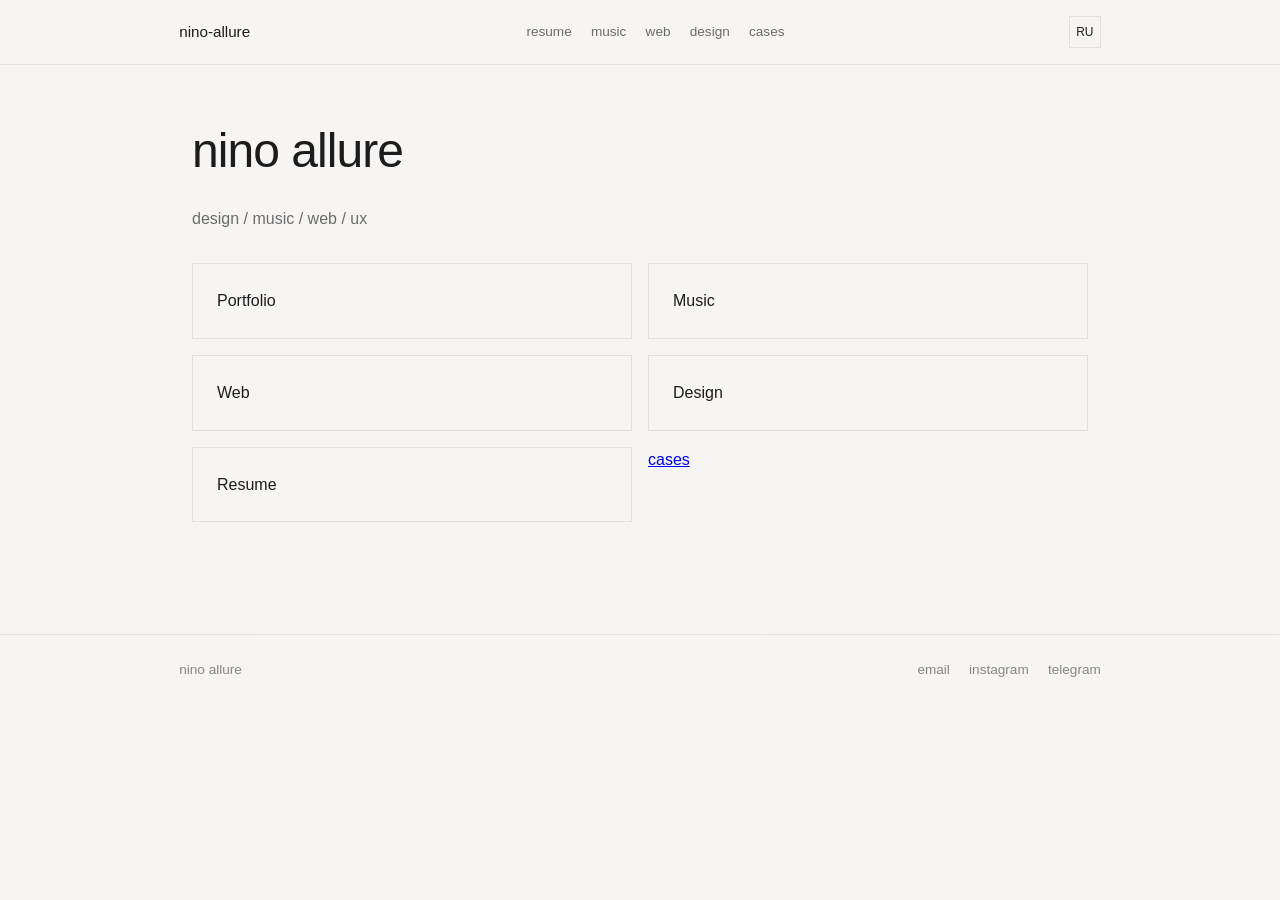
<file: index.html>
<!DOCTYPE html>
<html lang="en">

<head>
    <meta charset="UTF-8">
    <meta name="viewport" content="width=device-width, initial-scale=1">

    <title>Nino Allure - Design, Music, Web</title>

    <meta name="description" content="Portfolio of Anton Markov - design, interfaces, web and electronic music.">

    <meta name="robots" content="index, follow">
    <link rel="canonical" href="https://ninoallure.com/">

    <meta property="og:title" content="Nino Allure">
    <meta property="og:description" content="Design / Music / Web">
    <meta property="og:type" content="website">
    <meta property="og:url" content="https://ninoallure.com/">
    <meta property="og:image" content="https://ninoallure.com/img/preview.jpg">

    <link rel="icon" href="favicon.png">

    <link rel="preconnect" href="https://fonts.googleapis.com">
    <link rel="dns-prefetch" href="https://www.instagram.com">
    <link rel="dns-prefetch" href="https://t.me">

    <link rel="stylesheet" href="styles/base.css">
    <link rel="stylesheet" href="styles/nav.css">
    <link rel="stylesheet" href="styles/index.css">

    <meta name="yandex-verification" content="715d489b83ed9f4b" />
</head>

<body>

    <nav class="nav">
        <div class="nav-inner">
            <a href="index.html" class="nav-logo">nino-allure</a>
            <div class="nav-links">
                <a href="resume.html" data-i18n="nav-resume">resume</a>
                <a href="ninoallure.html" data-i18n="nav-music">music</a>
                <a href="uiux.html" data-i18n="nav-web">web</a>
                <a href="design.html" data-i18n="nav-design">design</a>
                <a href="cases.html" data-i18n="nav-cases">cases</a>
            </div>
            <button class="theme-toggle" id="langToggle">RU</button>
        </div>
    </nav>

    <main class="container home">

        <h1 data-i18n="home-title">nino allure</h1>
        <p class="subtitle" data-i18n="home-subtitle">design / music / web / ux</p>

        <div class="grid">
            <a href="portfolio.html" class="card" data-i18n="home-portfolio">Portfolio</a>
            <a href="ninoallure.html" class="card" data-i18n="home-music">Music</a>
            <a href="uiux.html" class="card" data-i18n="home-web">Web</a>
            <a href="design.html" class="card" data-i18n="home-design">Design</a>
            <a href="resume.html" class="card" data-i18n="home-resume">Resume</a>
            <a href="cases.html" data-i18n="nav-cases">cases</a>
        </div>

    </main>

    <footer class="footer">

        <div class="footer-inner">

            <div class="footer-left">
                <p class="footer-name">nino allure</p>
            </div>

            <div class="footer-right">

                <a href="mailto:kxzuy@vk.com" class="footer-link">
                    email
                </a>

                <a href="https://www.instagram.com/ninoallure" target="_blank" class="footer-link">
                    instagram
                </a>

                <a href="https://t.me/ninoallure" target="_blank" class="footer-link">
                    telegram
                </a>
            </div>

        </div>

    </footer>

    <script src="js/scroll.js" defer></script>
    <script src="js/transitions.js" defer></script>
    <script src="js/theme.js" defer></script>
    <script src="js/lang.js" defer></script>
    <script src="js/analytics.js" defer></script>

</body>

</html>
</file>
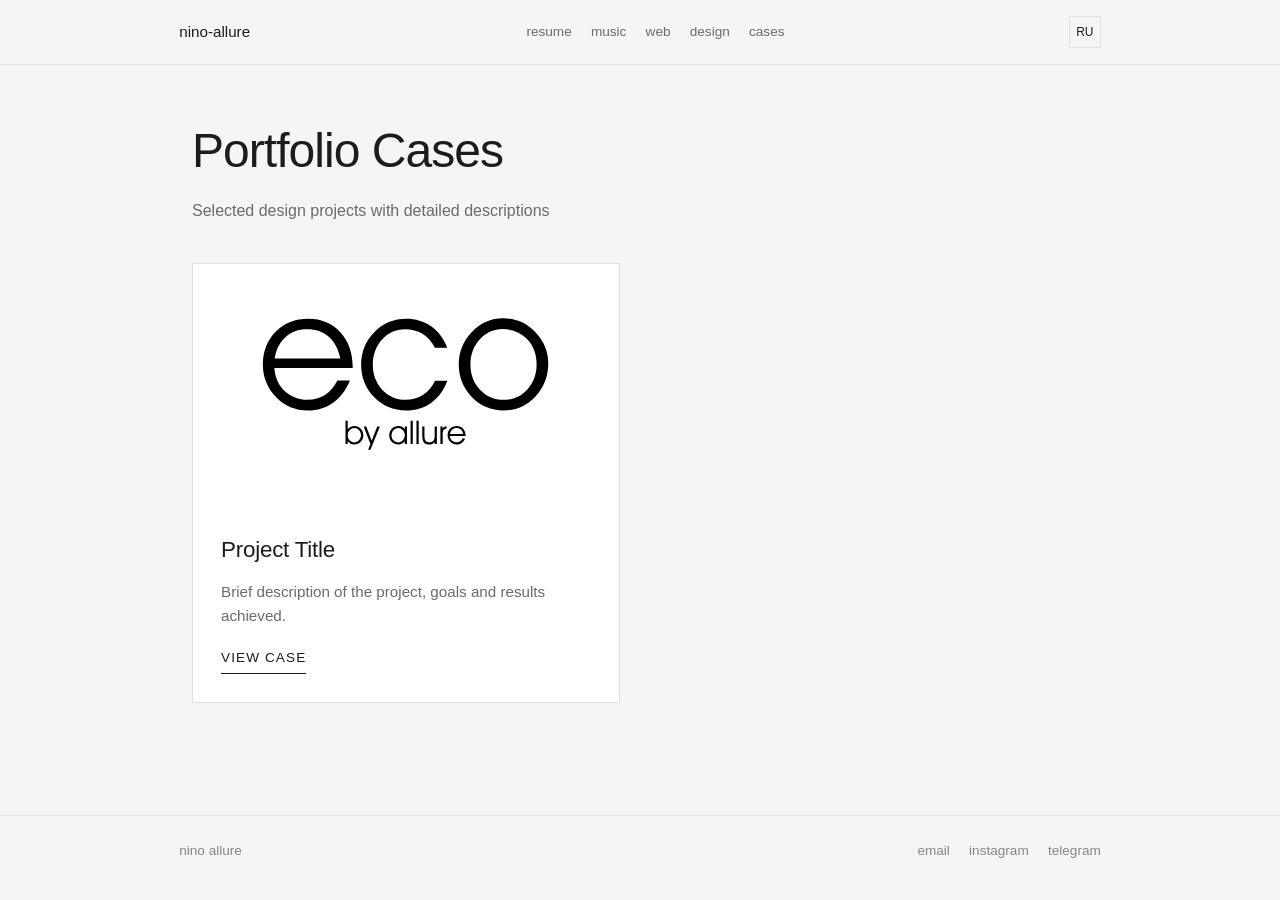
<file: cases.html>
<!DOCTYPE html>
<html lang="en">

<head>
    <meta charset="UTF-8">
    <meta name="viewport" content="width=device-width, initial-scale=1">

    <title>Nino Allure - Portfolio Cases</title>

    <meta name="description" content="Portfolio cases by Anton Markov - design projects with detailed descriptions.">

    <meta name="robots" content="index, follow">
    <link rel="canonical" href="https://ninoallure.com/portfolio.html">

    <meta property="og:title" content="Nino Allure - Portfolio">
    <meta property="og:description" content="Portfolio Cases">
    <meta property="og:type" content="website">
    <meta property="og:url" content="https://ninoallure.com/portfolio.html">
    <meta property="og:image" content="https://ninoallure.com/img/preview.jpg">

    <link rel="icon" href="favicon.png">

    <link rel="preconnect" href="https://fonts.googleapis.com">
    <link rel="dns-prefetch" href="https://www.instagram.com">
    <link rel="dns-prefetch" href="https://t.me">

    <link rel="stylesheet" href="styles/base.css">
    <link rel="stylesheet" href="styles/nav.css">
    <link rel="stylesheet" href="styles/portfolio.css">

    <meta name="yandex-verification" content="715d489b83ed9f4b" />
</head>

<body>

    <nav class="nav">
        <div class="nav-inner">
            <a href="index.html" class="nav-logo">nino-allure</a>
            <div class="nav-links">
                <a href="resume.html" data-i18n="nav-resume">resume</a>
                <a href="ninoallure.html" data-i18n="nav-music">music</a>
                <a href="uiux.html" data-i18n="nav-web">web</a>
                <a href="design.html" data-i18n="nav-design">design</a>
                <a href="cases.html" data-i18n="nav-cases">cases</a>
            </div>
            <button class="theme-toggle" id="langToggle">RU</button>
        </div>
    </nav>

    <main class="container portfolio">

        <h1 data-i18n="portfolio-title">Portfolio Cases</h1>
        <p class="subtitle" data-i18n="portfolio-subtitle">Selected design projects with detailed descriptions</p>

        <div class="cases-grid">
            
            <a href="#" class="case-card fade-in">
                <div class="case-image">
                    <img src="img/eco.svg" alt="Clothing brand" loading="lazy" width="1600" height="900">
                </div>
                <div class="case-content">
                    <h3 data-i18n="case-1-title">eco by allure</h3>
                    <p data-i18n="case-1-desc">How i created brand and website.</p>
                    <span class="case-link" data-i18n="case-view">View Case</span>
                </div>
            </a>

            <!-- <a href="#" class="case-card fade-in">
                <div class="case-image">
                    <img src="img/bootstrap.png" alt="Bootstrap Layout Case" loading="lazy" width="1600" height="900">
                </div>
                <div class="case-content">
                    <h3 data-i18n="case-2-title">Project Title</h3>
                    <p data-i18n="case-2-desc">Brief description of the project, goals and results achieved.</p>
                    <span class="case-link" data-i18n="case-view">View Case</span>
                </div>
            </a>

            <a href="#" class="case-card fade-in">
                <div class="case-image">
                    <img src="img/trip1.png" alt="Travel Insurance Case" loading="lazy" width="1600" height="900">
                </div>
                <div class="case-content">
                    <h3 data-i18n="case-3-title">Project Title</h3>
                    <p data-i18n="case-3-desc">Brief description of the project, goals and results achieved.</p>
                    <span class="case-link" data-i18n="case-view">View Case</span>
                </div>
            </a>

            <a href="#" class="case-card fade-in">
                <div class="case-image">
                    <img src="img/spotify1.png" alt="Spotify Redesign Case" loading="lazy" width="1600" height="900">
                </div>
                <div class="case-content">
                    <h3 data-i18n="case-4-title">Project Title</h3>
                    <p data-i18n="case-4-desc">Brief description of the project, goals and results achieved.</p>
                    <span class="case-link" data-i18n="case-view">View Case</span>
                </div>
            </a> -->

        </div>

    </main>

    <footer class="footer">

        <div class="footer-inner">

            <div class="footer-left">
                <p class="footer-name">nino allure</p>
            </div>

            <div class="footer-right">

                <a href="mailto:kxzuy@vk.com" class="footer-link">
                    email
                </a>

                <a href="https://www.instagram.com/ninoallure" target="_blank" class="footer-link">
                    instagram
                </a>

                <a href="https://t.me/ninoallure" target="_blank" class="footer-link">
                    telegram
                </a>
            </div>

        </div>

    </footer>

    <script src="js/scroll.js" defer></script>
    <script src="js/transitions.js" defer></script>
    <script src="js/theme.js" defer></script>
    <script src="js/lang.js" defer></script>
    <script src="js/analytics.js" defer></script>

</body>

</html>
</file>
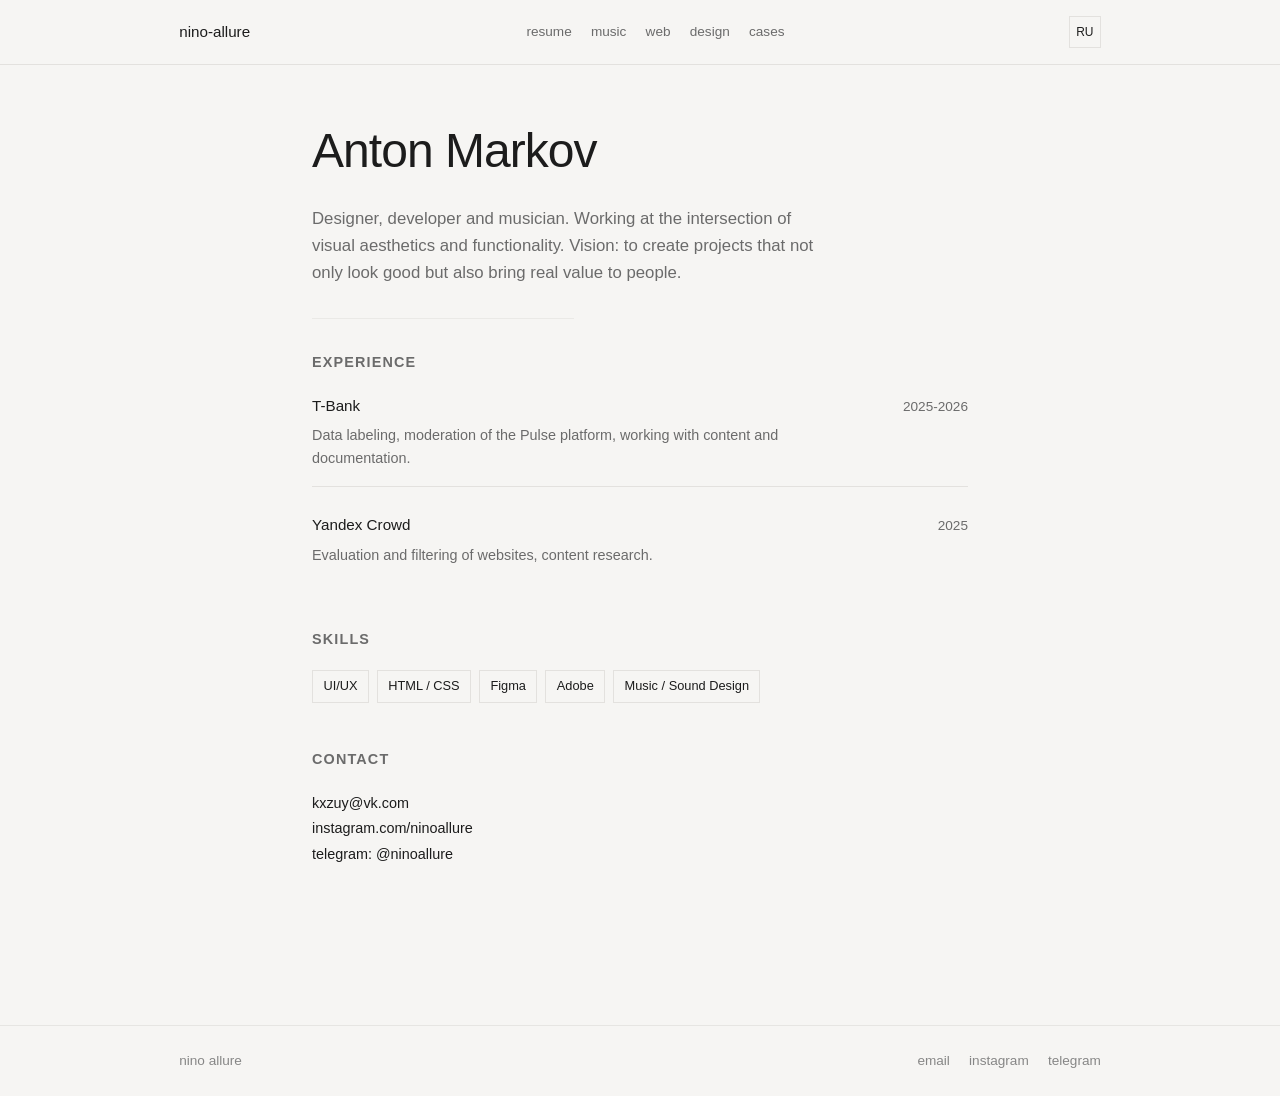
<file: resume.html>
<!DOCTYPE html>
<html lang="en">

<head>
    <meta charset="UTF-8">
    <meta name="viewport" content="width=device-width, initial-scale=1">

    <title>Resume - Nino Allure</title>
    <meta name="description" content="Resume of Anton Markov - designer, developer, musician">

    <link rel="icon" href="favicon.png">

    <link rel="stylesheet" href="styles/base.css">
    <link rel="stylesheet" href="styles/nav.css">
    <link rel="stylesheet" href="styles/resume.css">

    <link rel="icon" href="favicon.png">
</head>

<body>

    <nav class="nav">
        <div class="nav-inner">
            <a href="index.html" class="nav-logo">nino-allure</a>
            <div class="nav-links">
                <a href="resume.html" data-i18n="nav-resume">resume</a>
                <a href="ninoallure.html" data-i18n="nav-music">music</a>
                <a href="uiux.html" data-i18n="nav-web">web</a>
                <a href="design.html" data-i18n="nav-design">design</a>
                <a href="cases.html" data-i18n="nav-cases">cases</a>
            </div>
            <button class="theme-toggle" id="langToggle">RU</button>
        </div>
    </nav>

    <main class="container resume">

        <section class="resume-hero">

            <h1 data-i18n="resume-name">Anton Markov</h1>

            <p class="resume-bio" data-i18n="resume-bio">
                Designer, developer and musician.
                Working at the intersection of visual aesthetics and functionality.
                Vision: to create projects that not only look good but also bring real value to people.
            </p>

        </section>

        <div class="resume-line"></div>

        <section class="resume-section">

            <h2 data-i18n="resume-experience">Experience</h2>

            <div class="resume-item">

                <div class="resume-head">
                    <span data-i18n="resume-tbank">T-Bank</span>
                    <span data-i18n="resume-tbank-period">2025-2026</span>
                </div>

                <p data-i18n="resume-tbank-desc">
                    Data labeling, moderation of the Pulse platform, working with content and documentation.
                </p>

            </div>

            <div class="resume-item">

                <div class="resume-head">
                    <span data-i18n="resume-yandex">Yandex Crowd</span>
                    <span data-i18n="resume-yandex-period">2025</span>
                </div>

                <p data-i18n="resume-yandex-desc">
                    Evaluation and filtering of websites, content research.
                </p>

            </div>

        </section>

        <section class="resume-section">

            <h2 data-i18n="resume-skills">Skills</h2>

            <div class="skills">

                <span>UI/UX</span>
                <span>HTML / CSS</span>
                <span>Figma</span>
                <span>Adobe</span>
                <span>Music / Sound Design</span>

            </div>

        </section>

        <section class="resume-section">

            <h2 data-i18n="resume-contact">Contact</h2>

            <p class="contacts">
                kxzuy@vk.com
                <br>
                instagram.com/ninoallure
                <br>
                telegram: @ninoallure
            </p>

        </section>

    </main>

    <footer class="footer">

        <div class="footer-inner">

            <div class="footer-left">
                <p class="footer-name">nino allure</p>
            </div>

            <div class="footer-right">

                <a href="mailto:kxzuy@vk.com" class="footer-link">
                    email
                </a>

                <a href="https://www.instagram.com/ninoallure" target="_blank" class="footer-link">
                    instagram
                </a>

                <a href="https://t.me/ninoallure" target="_blank" class="footer-link">
                    telegram
                </a>
            </div>

        </div>

    </footer>

    <script src="js/scroll.js" defer></script>
    <script src="js/transitions.js" defer></script>
    <script src="js/theme.js" defer></script>
    <script src="js/lang.js" defer></script>
    <script src="js/analytics.js" defer></script>

</body>

</html>
</file>
<file: styles/base.css>
:root {
    --bg: #f6f5f3;
    --surface: #ffffff;
    --text: #1c1c1c;
    --text-dim: #6b6b6b;
    --line: #e3e1de;
}

[data-theme="dark"] {
    --bg: #0f0f10;
    --surface: #151516;
    --text: #e7e7e5;
    --text-dim: #8a8a88;
    --line: #232325;
}

* {
    margin: 0;
    padding: 0;
    box-sizing: border-box;
}

body {
    background: var(--bg);
    color: var(--text);

    font-family:
        -apple-system,
        BlinkMacSystemFont,
        "Segoe UI",
        Roboto,
        sans-serif;

    line-height: 1.6;
    font-weight: 300;

    transition: background .4s ease, color .3s ease;
    animation: fade .6s ease;
}

@keyframes fade {
    from {
        opacity: 0;
        transform: translateY(6px);
    }

    to {
        opacity: 1;
        transform: translateY(0);
    }
}

h1 {
    font-size: clamp(2rem, 4vw, 3rem);
    font-weight: 300;
    letter-spacing: -0.02em;
}

h2 {
    font-size: .9rem;
    text-transform: uppercase;
    letter-spacing: .08em;
    color: var(--text-dim);
    margin: 2rem 0 1rem;
}

p {
    color: var(--text-dim);
}

/* container */
.container {
    max-width: 960px;
    margin: 0 auto;
    padding: 1.5rem 1rem;
}

/* mobile */
@media (min-width: 768px) {
    .container {
        padding: 2rem 1.5rem;
    }
}

@media (min-width: 1024px) {
    .container {
        padding: 3rem 2rem;
    }
}

/* iOS-like interaction */
a,
button {
    transition: transform .15s ease, opacity .15s ease;
}

a:active,
button:active {
    transform: scale(0.96);
    opacity: .7;
}

/* fade blocks */
.fade-in {
    opacity: 0;
    transform: translateY(20px);
    animation: fadeUp .8s ease forwards;
}

@keyframes fadeUp {
    to {
        opacity: 1;
        transform: translateY(0);
    }
}

/* mobile improvements */
@media (max-width: 768px) {
    h1 {
        font-size: 1.8rem;
    }

    .subtitle {
        font-size: 0.9rem;
    }
}

.footer-inner {
    max-width: 960px;
    margin: 0 auto;

    padding: 1.5rem 1.2rem;

    display: flex;
    justify-content: space-between;
    align-items: center;

    flex-wrap: wrap;
    gap: 1rem;
}

.footer-name {
    font-size: .85rem;
    color: var(--text-dim);
}

.footer-right {
    display: flex;
    gap: 1.2rem;
}

.footer-link {
    text-decoration: none;
    font-size: .85rem;
    color: var(--text-dim);

    transition: all .2s ease;
}

.footer-link:hover {
    color: var(--text);
    transform: translateY(-1px);
}

.footer {
    margin-top: 4rem;
    border-top: 1px solid var(--line);
    opacity: 0.8;
}

.footer:hover {
    opacity: 1;
}

@media (max-width: 768px) {
    .footer-inner {
        flex-direction: column;
        align-items: flex-start;
        padding: 1.2rem 1rem;
    }

    .footer-right {
        gap: 1rem;
        flex-wrap: wrap;
    }

    .footer-link {
        font-size: 0.8rem;
    }
}

body {
    opacity: 0;
    animation: pageIn .6s ease forwards;
}

@keyframes pageIn {
    to {
        opacity: 1;
    }
}

.page-out {
    animation: pageOut .4s ease forwards;
}

@keyframes pageOut {
    to {
        opacity: 0;
        transform: translateY(10px);
    }
}

@keyframes noiseMove {
    0% { transform: translate(0,0); }
    25% { transform: translate(-2%, 1%); }
    50% { transform: translate(1%, -2%); }
    75% { transform: translate(-1%, 2%); }
    100% { transform: translate(0,0); }
}
.ui-card,
.project-card,
.design-card {
    transition: transform .25s ease, opacity .25s ease;
}

.ui-card:hover,
.project-card:hover,
.design-card:hover {
    transform: translateY(-6px);
}
.fade-in {
    opacity: 0;
    transform: translateY(20px);
}

.fade-in.show {
    opacity: 1;
    transform: translateY(0);
    transition: all .7s ease;
}
img {
    max-width: 100%;
    height: auto;
    display: block;
}

[data-theme="dark"] .noise {
    opacity: 0.06;
}

body {
    scroll-behavior: smooth;
}

/* optimize rendering */
* {
    -webkit-font-smoothing: antialiased;
    -moz-osx-font-smoothing: grayscale;
}

/* lazy load placeholder */
img[loading="lazy"] {
    background: var(--line);
}

::-webkit-scrollbar {
    width: 6px;
}

::-webkit-scrollbar-thumb {
    background: var(--line);
}
</file>
<file: styles/nav.css>
.nav {
    position: sticky;
    top: 0;
    z-index: 100;

    background: var(--bg);
    border-bottom: 1px solid var(--line);
}

.nav-inner {
    max-width: 960px;
    margin: 0 auto;
    padding: 1rem 1.2rem;

    display: flex;
    justify-content: space-between;
    align-items: center;
}

.nav-logo {
    text-decoration: none;
    color: var(--text);
    font-size: .95rem;
}

.nav-links {
    display: flex;
    gap: 1.2rem;
}

.nav-links a {
    text-decoration: none;
    font-size: .85rem;
    color: var(--text-dim);
}

.nav-links a:hover {
    color: var(--text);
}

.theme-toggle {
    background: none;
    border: 1px solid var(--line);
    color: var(--text);

    width: 32px;
    height: 32px;

    cursor: pointer;
    transition: all .25s ease;
}

.theme-toggle:hover {
    border-color: var(--text);
}

/* Language toggle button */
#langToggle {
    margin-left: 0.5rem;
    font-size: 0.75rem;
    font-weight: 500;
}

/* mobile nav improvements */
@media (max-width: 768px) {
    .nav-links {
        gap: .5rem;
        font-size: .75rem;
    }
    
    .nav-inner {
        flex-wrap: wrap;
        gap: 0.5rem;
        padding: 0.8rem 1rem;
    }

    #langToggle {
        width: auto;
        padding: 0 8px;
        font-size: 0.7rem;
    }

    .theme-toggle {
        width: 28px;
        height: 28px;
    }
}
</file>
<file: styles/index.css>
.home h1 {
    margin-bottom: 1rem;
}

.subtitle {
    margin-bottom: 2rem;
    max-width: 400px;
}

.grid {
    display: grid;
    gap: 1rem;
    grid-template-columns: 1fr;
}

.card {
    padding: 1.5rem;
    border: 1px solid var(--line);
    text-decoration: none;
    color: var(--text);
    transition: all .25s ease;
}

.card:hover {
    transform: translateY(-4px);
    border-color: #bcbab7;
}

/* desktop */
@media (min-width: 768px) {
    .grid {
        grid-template-columns: repeat(2, 1fr);
    }
}

@media (min-width: 1024px) {
    .grid {
        grid-template-columns: repeat(2, 1fr);
    }
}

/* mobile improvements */
@media (max-width: 767px) {
    .grid {
        gap: 0.8rem;
    }

    .card {
        padding: 1.2rem;
    }
}
</file>
<file: styles/portfolio.css>
.portfolio h1 {
    margin-bottom: 0.5rem;
}

.portfolio .subtitle {
    margin-bottom: 2.5rem;
    max-width: 500px;
}

.cases-grid {
    display: grid;
    gap: 2rem;
}

.case-card {
    display: block;
    text-decoration: none;
    color: var(--text);
    background: var(--surface);
    border: 1px solid var(--line);
    border-radius: 0;
    overflow: hidden;
    transition: all 0.3s ease;
}

.case-card:hover {
    transform: translateY(-6px);
    border-color: var(--text-dim);
    box-shadow: 0 8px 24px rgba(0, 0, 0, 0.08);
}

[data-theme="dark"] .case-card:hover {
    box-shadow: 0 8px 24px rgba(0, 0, 0, 0.3);
}

.case-image {
    width: 100%;
    aspect-ratio: 16 / 9;
    overflow: hidden;
    background: var(--line);
}

.case-image img {
    width: 100%;
    height: 100%;
    object-fit: cover;
    transition: transform 0.4s ease;
}

.case-card:hover .case-image img {
    transform: scale(1.03);
}

.case-content {
    padding: 1.5rem;
}

.case-content h3 {
    font-size: 1.25rem;
    font-weight: 500;
    letter-spacing: -0.01em;
    margin-bottom: 0.75rem;
    color: var(--text);
}

.case-content p {
    font-size: 0.95rem;
    line-height: 1.6;
    color: var(--text-dim);
    margin-bottom: 1rem;
}

.case-link {
    display: inline-block;
    font-size: 0.85rem;
    font-weight: 500;
    text-transform: uppercase;
    letter-spacing: 0.08em;
    color: var(--text);
    padding-bottom: 0.25rem;
    border-bottom: 1px solid var(--text);
    transition: all 0.2s ease;
}

.case-card:hover .case-link {
    color: var(--text-dim);
    border-color: var(--text-dim);
}

/* Desktop layout */
@media (min-width: 768px) {
    .cases-grid {
        grid-template-columns: repeat(2, 1fr);
        gap: 2rem;
    }

    .case-content {
        padding: 1.75rem;
    }

    .case-content h3 {
        font-size: 1.4rem;
    }
}

@media (min-width: 1024px) {
    .cases-grid {
        gap: 2.5rem;
    }
}

/* Mobile improvements */
@media (max-width: 767px) {
    .portfolio h1 {
        font-size: 1.8rem;
    }

    .portfolio .subtitle {
        font-size: 0.9rem;
        margin-bottom: 1.5rem;
    }

    .cases-grid {
        gap: 1.25rem;
    }

    .case-content {
        padding: 1.25rem;
    }

    .case-content h3 {
        font-size: 1.1rem;
        margin-bottom: 0.5rem;
    }

    .case-content p {
        font-size: 0.85rem;
        margin-bottom: 0.75rem;
    }

    .case-link {
        font-size: 0.75rem;
    }
}

/* Fade in animation */
.case-card.fade-in {
    opacity: 0;
    transform: translateY(20px);
}

.case-card.fade-in.show {
    opacity: 1;
    transform: translateY(0);
    transition: opacity 0.7s ease, transform 0.7s ease;
}
</file>
<file: styles/resume.css>
/* контейнер */

.resume {
    max-width: 720px;
}


/* HERO */

.resume-hero {
    margin-bottom: 2rem;
}

.resume-hero h1 {
    margin-bottom: .5rem;
}

.resume-bio {
    margin-top: 1rem;
    font-size: 1.05rem;
    max-width: 520px;
    color: var(--text-dim);
}


/* ЛИНИЯ */

.resume-line {
    width: 40%;
    height: 1px;
    background: var(--line);
    margin: 2rem 0;
    opacity: .6;

    transform-origin: left;
    animation: lineGrow .8s ease;
}

@keyframes lineGrow {
    from {
        transform: scaleX(0);
        opacity: 0;
    }
    to {
        transform: scaleX(1);
        opacity: .6;
    }
}


/* СЕКЦИИ */

.resume-section {
    margin-bottom: 2.8rem;
}

.resume-section h2 {
    margin-bottom: 1.2rem;
}


/* EXPERIENCE */

.resume-item {
    margin-bottom: 1.6rem;

    padding-bottom: 1rem;
    border-bottom: 1px solid var(--line);
}

.resume-item:last-child {
    border-bottom: none;
}

.resume-head {
    display: flex;
    justify-content: space-between;
    align-items: baseline;

    font-size: .95rem;
    margin-bottom: .4rem;
}

.resume-head span:first-child {
    color: var(--text);
    font-weight: 400;
}

.resume-head span:last-child {
    color: var(--text-dim);
    font-size: .85rem;
}

.resume-item p {
    font-size: .9rem;
    max-width: 520px;
    color: var(--text-dim);
}


/* SKILLS */

.skills {
    display: flex;
    flex-wrap: wrap;
    gap: .5rem;
}

.skills span {
    border: 1px solid var(--line);
    padding: .35rem .65rem;

    font-size: .8rem;
    color: var(--text);

    transition: all .2s ease;
}

.skills span:hover {
    border-color: var(--text);
    transform: translateY(-1px);
}


/* CONTACTS */

.contacts {
    font-size: .9rem;
    line-height: 1.8;
    color: var(--text);
}


/* МИКРО-АНИМАЦИИ */

.resume-item,
.skills span,
.contacts {
    animation: fadeUp .6s ease both;
}

.resume-item:nth-child(2) { animation-delay: .05s; }
.resume-item:nth-child(3) { animation-delay: .1s; }

@keyframes fadeUp {
    from {
        opacity: 0;
        transform: translateY(8px);
    }
    to {
        opacity: 1;
        transform: translateY(0);
    }
}


/* MOBILE */
@media (max-width: 768px) {
    .resume-head {
        flex-direction: column;
        gap: .2rem;
    }

    .resume-line {
        width: 60%;
    }

    .resume-hero h1 {
        font-size: 1.5rem;
    }

    .resume-bio {
        font-size: 0.95rem;
    }

    .skills span {
        font-size: 0.75rem;
        padding: 0.3rem 0.55rem;
    }
}
</file>
